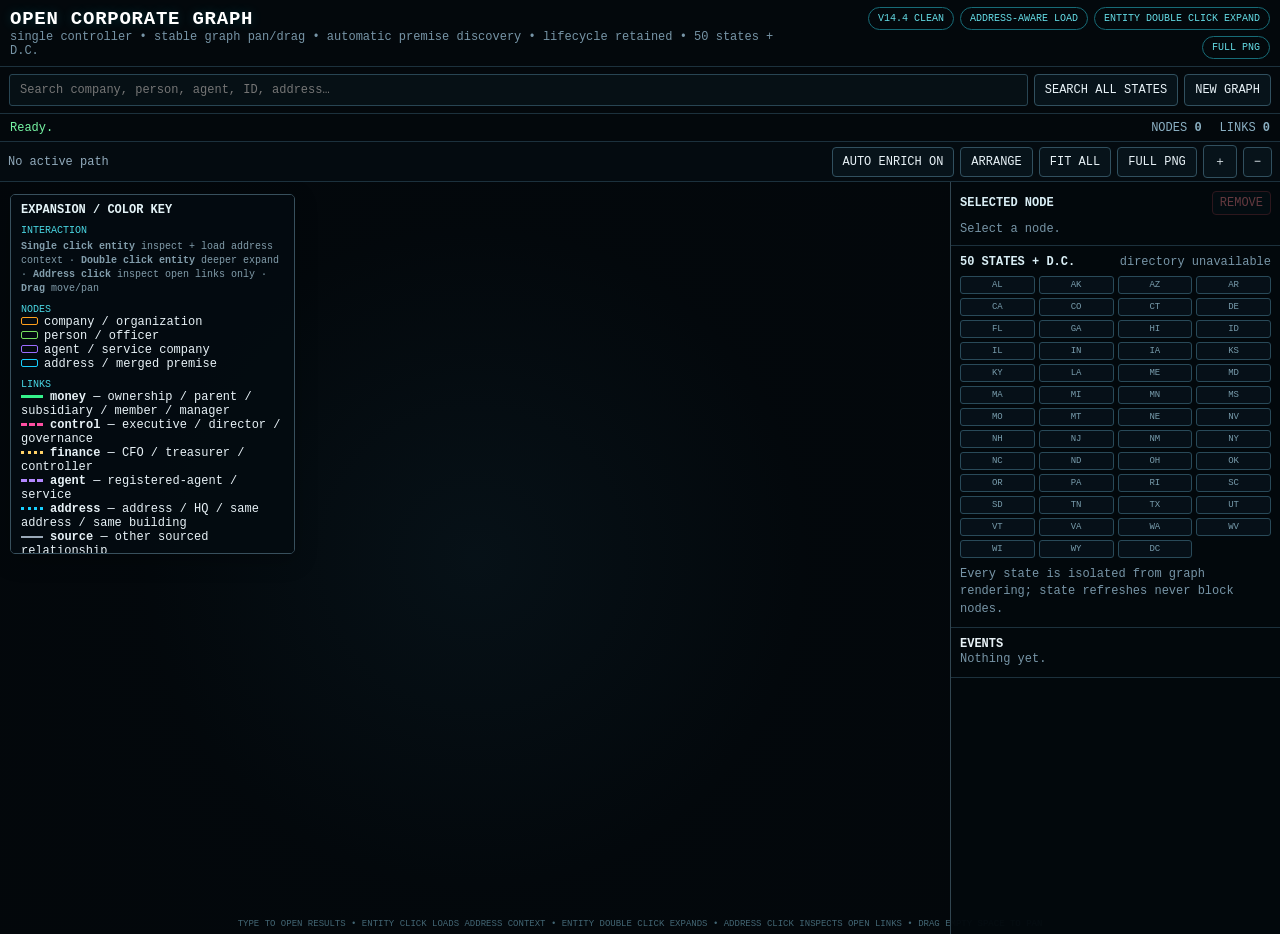
<file: index.html>
<!doctype html>
<html lang="en">
<head>
<meta charset="utf-8">
<meta name="viewport" content="width=device-width,initial-scale=1">
<meta http-equiv="Cache-Control" content="no-cache, no-store, must-revalidate">
<meta http-equiv="Pragma" content="no-cache">
<meta http-equiv="Expires" content="0">
<title>Open Corporate Graph v14.4 Clean Preview</title>
<link rel="stylesheet" href="app.css?v=14.4.2">
</head>
<body>
<div class="app">
  <header>
    <div>
      <div class="brand">OPEN CORPORATE GRAPH</div>
      <div class="muted">single controller • stable graph pan/drag • automatic premise discovery • lifecycle retained • 50 states + D.C.</div>
    </div>
    <div class="chips">
      <span class="chip">V14.4 CLEAN</span>
      <span class="chip">ADDRESS-AWARE LOAD</span>
      <span class="chip">ENTITY DOUBLE CLICK EXPAND</span>
      <span class="chip">FULL PNG</span>
    </div>
  </header>

  <div class="search" id="searchWrap">
    <input id="q" autocomplete="off" spellcheck="false" placeholder="Search company, person, agent, ID, address…">
    <button id="go">SEARCH ALL STATES</button>
    <button id="clear">NEW GRAPH</button>
    <div id="results" class="results"></div>
  </div>

  <div class="meta">
    <span id="status">Ready.</span>
    <span>NODES <b id="nc">0</b></span>
    <span>LINKS <b id="ec">0</b></span>
  </div>

  <div class="work">
    <div class="bar">
      <div id="crumb">No active path</div>
      <button id="auto">AUTO ENRICH ON</button>
      <button id="arrange">ARRANGE</button>
      <button id="fit">FIT ALL</button>
      <button id="png">FULL PNG</button>
      <button id="zin">＋</button>
      <button id="zout">−</button>
    </div>

    <svg id="graph" viewBox="0 0 1120 650" aria-label="Corporate graph"></svg>

    <div class="legend">
      <div class="legend-title">EXPANSION / COLOR KEY</div>
      <div class="legend-section">INTERACTION</div>
      <div class="legend-note"><b>Single click entity</b> inspect + load address context · <b>Double click entity</b> deeper expand · <b>Address click</b> inspect open links only · <b>Drag</b> move/pan</div>
      <div class="legend-section">NODES</div>
      <div><i class="sw company"></i>company / organization</div>
      <div><i class="sw person"></i>person / officer</div>
      <div><i class="sw agent"></i>agent / service company</div>
      <div><i class="sw address-node"></i>address / merged premise</div>
      <div class="legend-section">LINKS</div>
      <div><i class="line money"></i><b>money</b> — ownership / parent / subsidiary / member / manager</div>
      <div><i class="line control"></i><b>control</b> — executive / director / governance</div>
      <div><i class="line finance"></i><b>finance</b> — CFO / treasurer / controller</div>
      <div><i class="line agentlink"></i><b>agent</b> — registered-agent / service</div>
      <div><i class="line address"></i><b>address</b> — address / HQ / same address / same building</div>
      <div><i class="line source"></i><b>source</b> — other sourced relationship</div>
      <div class="legend-section">EXPANSION RULE</div>
      <div class="legend-note">Loading an entity automatically merges its physical premises and adds a limited batch of identities already attached there. Address nodes are passive junctions and never expand. Double-click entity expansion follows financial/control paths first. Same building is co-location only. Historical lifecycle states remain visible.</div>
    </div>

    <aside>
      <section>
        <div class="head"><b>SELECTED NODE</b><button id="remove" disabled>REMOVE</button></div>
        <div id="details" class="muted">Select a node.</div>
      </section>
      <section>
        <div class="head"><b>50 STATES + D.C.</b><span id="coverageSummary" class="muted">51 ready</span></div>
        <div id="stategrid" class="stategrid"></div>
        <div id="backend" class="muted backend">Every state is isolated from graph rendering; state refreshes never block nodes.</div>
      </section>
      <section>
        <b>EVENTS</b>
        <div id="hist" class="hist muted">Nothing yet.</div>
      </section>
    </aside>

    <div class="hint">TYPE TO OPEN RESULTS • ENTITY CLICK LOADS ADDRESS CONTEXT • ENTITY DOUBLE CLICK EXPANDS • ADDRESS CLICK INSPECTS OPEN LINKS • DRAG EMPTY SPACE TO PAN</div>
  </div>
</div>
<script src="core.js?v=14.4.2"></script>
<script src="graph.js?v=14.4.2"></script>
<script src="context.js?v=14.4.2"></script>
<script src="search.js?v=14.4.2"></script>
</body>
</html>
</file>
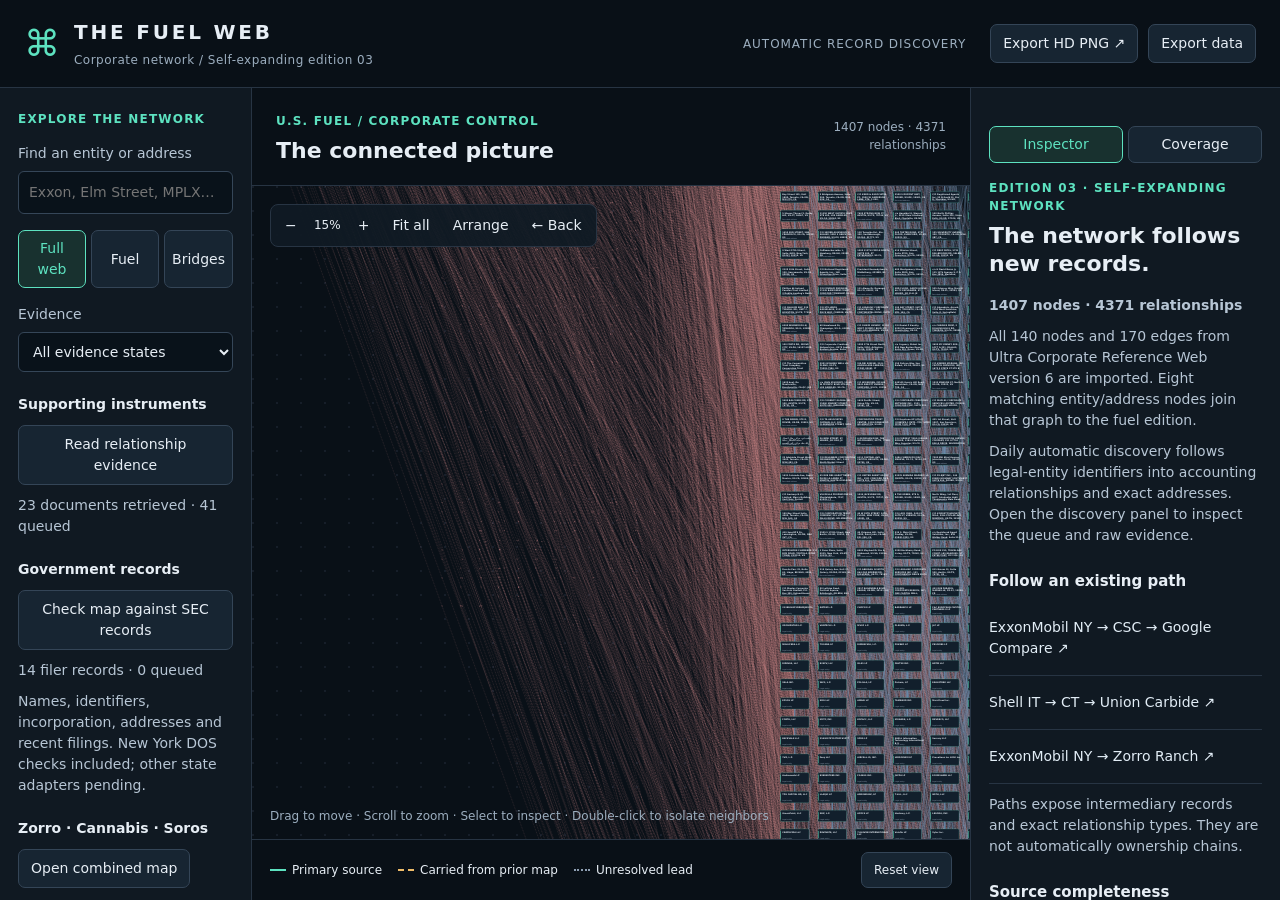
<file: fuel-web/index.html>
<!doctype html><html lang="en"><head><meta charset="UTF-8"><meta name="viewport" content="width=device-width,initial-scale=1"><title>The Fuel Web — Corporate Network</title><meta name="description" content="Explore fuel companies, infrastructure, corporate-service bridges and local competition records with typed, sourced relationships."><link rel="icon" href="data:image/svg+xml,%3Csvg xmlns='http://www.w3.org/2000/svg' viewBox='0 0 32 32'%3E%3Crect width='32' height='32' rx='7' fill='%23091017'/%3E%3Cpath d='M8 9L24 16L8 24Z' fill='none' stroke='%235de2c0' stroke-width='2'/%3E%3C/svg%3E"><link rel="stylesheet" href="style.css"></head><body>
<header><div class="brand"><span class="mark">⌘</span><div><h1>THE FUEL WEB</h1><span>Corporate network / Self-expanding edition 03</span></div></div><div class="header-right"><span class="date">AUTOMATIC RECORD DISCOVERY</span><button id="export">Export PNG ↗</button><button id="json">Export data</button></div></header>
<main><aside class="left"><div class="eyebrow">EXPLORE THE NETWORK</div><label for="search">Find an entity or address</label><input id="search" placeholder="Exxon, Elm Street, MPLX…" autocomplete="off"><div class="tabs" role="group" aria-label="Network view"><button class="active" data-view="all">Full web</button><button data-view="fuel">Fuel</button><button data-view="service">Bridges</button></div><label for="evidence">Evidence</label><select id="evidence"><option value="all">All evidence states</option><option value="primary">Primary-source relationships</option><option value="mapped">Prior-map relationships</option><option value="lead">Unresolved leads</option></select><div class="section-title">Relationship layers</div><div id="layers"></div><div class="section-title">Entities <span id="count"></span></div><div id="results"></div><div class="sidebar-note">Shared addresses and agents remain visible as connections. They do not become ownership links.</div></aside>
<section class="workspace"><div class="topline"><div><span class="eyebrow">U.S. FUEL / CORPORATE CONTROL</span><h2 id="view-title">The connected picture</h2></div><span id="stats"></span></div><div class="graph-wrap"><svg id="graph" aria-label="Interactive corporate fuel network" role="img"><defs><pattern id="grid" width="24" height="24" patternUnits="userSpaceOnUse"><circle cx="1" cy="1" r=".8" fill="#253040"/></pattern></defs><rect width="100%" height="100%" fill="url(#grid)"/><g id="world"></g></svg><div class="graph-tools"><button id="minus" aria-label="Zoom out">−</button><span id="zoom">100%</span><button id="plus" aria-label="Zoom in">+</button><button id="fit">Fit all</button><button id="arrange">Arrange</button><button id="back">← Back</button></div><div class="graph-help">Drag to move · Scroll to zoom · Select to inspect · Double-click to isolate neighbors</div><div id="empty" hidden>No relationships match these filters.</div></div><footer><span><i class="key primary"></i>Primary source</span><span><i class="key mapped"></i>Carried from prior map</span><span><i class="key lead"></i>Unresolved lead</span><button id="reset">Reset view</button></footer></section>
<aside class="right"><div class="tabs"><button id="inspect-tab" class="active">Inspector</button><button id="coverage-tab">Coverage</button></div><div id="inspector"></div><div id="coverage" hidden><div class="eyebrow">WHAT THIS EDITION CONTAINS</div><h2>Evidence, not just proximity.</h2><p>The recovered ExxonMobil, Shell and Dallas branches are preserved as prior-map claims. Those generated maps are secondary research artifacts, not authenticated corporate filings.</p><h3>Social-source coverage</h3><p><a href="https://x.com/Yeshuaakajosh" target="_blank" rel="noopener">@Yeshuaakajosh ↗</a><br><a href="https://x.com/SmolJesus" target="_blank" rel="noopener">@SmolJesus ↗</a></p><p>Public-index searches did not recover usable fuel posts in this pass. Neither account is fully imported. This is a first edition, not the complete master network.</p><h3>Competition lens</h3><p>FTC records describe transaction-specific local competition concerns. They do not establish a single national fuel monopoly. Graph degree measures mapped connections—not market share.</p><p>No HHI or concentration ratio is calculated: consistent market boundaries, volumes and complete competitor coverage are not yet available.</p><h3>Reading the map</h3><p>Solid links have primary-source support. Dashed links are inherited map claims or leads. Historical transactions and proposed projects retain their dates and status. Click any connection to see its evidence.</p><h3>Source collection</h3><div id="sources"></div></div></aside></main><div id="toast" role="status"></div><script src="data.js"></script><script src="app.js"></script><script src="connections.js"></script><script src="automatic.js"></script><script src="branches.js"></script><script src="government-data.js"></script><script src="government.js"></script><script src="instrument-data.js"></script><script src="instruments.js"></script></body></html>
</file>
<file: app.css>
:root{
  --bg:#03080c;--panel:#071118;--panel2:#0a151d;--line:#1c313d;--text:#e8f2f7;--muted:#7795a7;
  --cyan:#18cfff;--orange:#ff9f1c;--green:#76e05f;--blue:#9b6cff;--violet:#b388ff;
  --money:#35f28b;--control:#ff4fa3;--finance:#ffd166;--source:#9aa9b8;--danger:#ff6b77;
}
*{box-sizing:border-box}
html,body{margin:0;min-height:100%;background:var(--bg);color:var(--text);font-family:ui-monospace,SFMono-Regular,Menlo,Consolas,"Liberation Mono",monospace;font-size:12px}
button,input{font:inherit;color:inherit}
button{background:#07131a;border:1px solid #31505f;border-radius:4px;padding:7px 10px;cursor:pointer}
button:hover{border-color:var(--cyan);color:#fff}
button:disabled{opacity:.38;cursor:not-allowed}
.app{min-height:100vh;display:flex;flex-direction:column}
header{min-height:50px;display:flex;align-items:center;justify-content:space-between;padding:7px 10px;border-bottom:1px solid var(--line);gap:12px}
.brand{font-size:19px;font-weight:900;letter-spacing:.04em;color:#fff;text-shadow:0 0 12px rgba(25,215,231,.2)}
.muted{color:var(--muted)}
.chips{display:flex;gap:6px;flex-wrap:wrap;justify-content:flex-end}
.chip{border:1px solid #176b77;color:#64dbe5;border-radius:20px;padding:5px 9px;font-size:10px;white-space:nowrap}
.search{position:relative;display:grid;grid-template-columns:minmax(200px,1fr) auto auto;gap:6px;padding:7px 9px;border-bottom:1px solid var(--line)}
.search input{width:100%;background:#061015;border:1px solid #284553;border-radius:3px;padding:8px 10px;outline:none}
.search input:focus{border-color:var(--cyan);box-shadow:0 0 0 1px rgba(25,215,231,.12)}
.results{display:none;position:absolute;z-index:50;left:9px;right:235px;top:42px;max-height:420px;overflow:auto;background:#071018;border:1px solid #295464;border-radius:4px;box-shadow:0 12px 42px rgba(0,0,0,.55)}
.results.open{display:block}
.result{display:grid;grid-template-columns:1fr auto;gap:8px;padding:9px 10px;border-bottom:1px solid #132832;cursor:pointer}
.result:hover,.result.active{background:#0d1c25}
.result .name{font-weight:800;color:#e9f5f8}
.result .sub{margin-top:3px;font-size:10px;color:#7898a9}
.result .score{align-self:center;color:#5ed8e3;font-size:10px}
.meta{min-height:28px;display:flex;align-items:center;gap:18px;padding:4px 10px;border-bottom:1px solid var(--line);color:#8bb0c3}
.meta #status{flex:1;color:#76f6a4}
.work{position:relative;flex:1;min-height:calc(100vh - 108px);display:grid;grid-template-columns:minmax(0,1fr) 330px;grid-template-rows:40px minmax(580px,1fr);overflow:hidden}
.bar{grid-column:1/3;display:flex;align-items:center;gap:6px;border-bottom:1px solid var(--line);padding:5px 8px;background:#040b10;z-index:6}
.bar #crumb{flex:1;min-width:80px;overflow:hidden;white-space:nowrap;text-overflow:ellipsis;color:#91aabb}
#graph{width:100%;height:100%;min-height:580px;background:radial-gradient(circle at center,rgba(11,28,37,.45),rgba(2,7,10,.15) 55%,rgba(0,0,0,.1));touch-action:none;user-select:none;cursor:grab}
#graph.panning{cursor:grabbing}
aside{grid-column:2;grid-row:2;overflow:auto;border-left:1px solid #314550;background:rgba(3,9,13,.96);z-index:5}
aside section{padding:9px;border-bottom:1px solid var(--line)}
.head{display:flex;align-items:center;justify-content:space-between;gap:8px;margin-bottom:7px;color:#d9eef5}
#remove{color:#ff8790;border-color:#74313a;padding:4px 7px}
.details{line-height:1.5;word-break:break-word}
.detail-title{font-size:14px;font-weight:900;color:#8bc8e7;margin:4px 0 6px}
.detail-kind{font-size:10px;color:#5ed9e4;margin-bottom:7px;text-transform:uppercase}
.kv{display:grid;grid-template-columns:95px minmax(0,1fr);gap:3px 8px;margin:4px 0}
.kv .k{color:#5aa8bd}.kv .v{color:#a7c0ce;overflow-wrap:anywhere}
.tags{display:flex;flex-wrap:wrap;gap:4px;margin:6px 0}.tag{border:1px solid #28505d;border-radius:12px;padding:2px 6px;color:#8bd7df;font-size:10px}.tag.hist{border-color:#885b29;color:#efbb6c}
.source-block{margin-top:8px;padding-top:6px;border-top:1px solid #142a34}.source-name{color:#65d7e2;font-size:10px}.source-rec{color:#8da8b7;font-size:10px;margin-top:2px;overflow-wrap:anywhere}
.stategrid{display:grid;grid-template-columns:repeat(4,1fr);gap:4px;margin-top:6px}
.state{border:1px solid #1e5338;border-radius:3px;padding:3px 4px;text-align:center;color:#62e18d;font-size:9px;background:#04100b}
.state.live{border-color:#1c8b69;color:#7bf7c1}.state.portal{border-color:#294a59;color:#789cac;background:#061018}.state.hit{box-shadow:inset 0 0 0 1px var(--cyan);color:#b9fbff}.state.err{border-color:#7d3640;color:#ff818b;background:#16070a}
.backend{margin-top:8px;line-height:1.45}.hist{max-height:260px;overflow:auto;line-height:1.4}.event{padding:4px 0;border-bottom:1px solid #10242d}.event time{color:#466d7c;margin-left:4px}
.legend{position:absolute;left:10px;top:52px;width:285px;max-height:360px;overflow:auto;background:rgba(4,11,16,.94);border:1px solid #38505d;border-radius:5px;padding:8px 10px;z-index:4;pointer-events:none;box-shadow:0 6px 22px rgba(0,0,0,.25)}
.legend-title{font-weight:900;color:#e5f4f8}.legend-section{color:#49d6e2;font-size:10px;margin-top:8px}.legend-note{color:#829dab;font-size:10px;line-height:1.4;margin-top:4px}.sw{display:inline-block;width:17px;height:8px;border:1px solid;margin-right:6px;border-radius:2px}.sw.company{border-color:var(--orange)}.sw.person{border-color:var(--green)}.sw.agent{border-color:var(--blue)}.sw.address-node{border-color:var(--cyan)}
.line{display:inline-block;width:22px;border-top:3px solid;margin-right:7px;vertical-align:middle}.line.money{border-color:var(--money)}.line.control{border-color:var(--control);border-top-style:dashed}.line.finance{border-color:var(--finance);border-top-style:dotted}.line.agentlink{border-color:var(--violet);border-top-style:dashed}.line.address{border-color:var(--cyan);border-top-style:dotted}.line.source{border-color:var(--source);border-top-width:2px}
.hint{position:absolute;left:50%;bottom:5px;transform:translateX(-50%);z-index:3;font-size:9px;color:#436674;pointer-events:none;white-space:nowrap}
.loading-dot{display:inline-block;width:6px;height:6px;border-radius:50%;background:var(--cyan);animation:pulse 1s infinite}@keyframes pulse{50%{opacity:.2}}
.toast{position:fixed;right:12px;bottom:12px;z-index:100;background:#08151c;border:1px solid #2f5967;padding:9px 11px;border-radius:4px;box-shadow:0 8px 30px rgba(0,0,0,.5)}
@media(max-width:1050px){.work{grid-template-columns:minmax(0,1fr) 280px}.legend{width:235px}.results{right:190px}}
@media(max-width:760px){header{align-items:flex-start}.chips{display:none}.search{grid-template-columns:1fr auto}.search #clear{grid-column:2}.results{right:9px}.work{grid-template-columns:1fr;grid-template-rows:40px minmax(520px,65vh) auto}.bar{grid-column:1;overflow:auto}.bar #crumb{min-width:120px}.bar button{white-space:nowrap}aside{grid-column:1;grid-row:3;border-left:0;border-top:1px solid var(--line);max-height:none}.legend{top:48px;max-height:250px;width:210px}.hint{display:none}.stategrid{grid-template-columns:repeat(6,1fr)}}
</file>
<file: fuel-web/style.css>
:root{color-scheme:dark;--bg:#091017;--panel:#101a24;--line:#273443;--muted:#9caebf;--text:#e7eef5;--accent:#5de2c0}*{box-sizing:border-box}body{margin:0;background:var(--bg);color:var(--text);font:16px/1.5 system-ui,-apple-system,BlinkMacSystemFont,'Segoe UI',sans-serif}button,input,select{font:inherit}button{cursor:pointer;background:#172532;color:var(--text);border:1px solid #344557;border-radius:7px;padding:8px 12px;font-size:14px}button:hover,button.active{color:var(--accent);border-color:var(--accent);background:#18312f}button:focus-visible,input:focus-visible,select:focus-visible{outline:2px solid var(--accent);outline-offset:3px}a{color:var(--accent);overflow-wrap:anywhere}header{min-height:88px;display:flex;align-items:center;justify-content:space-between;padding:16px 24px;border-bottom:1px solid var(--line);gap:20px}.brand{display:flex;gap:14px;align-items:center}.mark{font-size:36px;color:var(--accent)}h1{font-size:20px;letter-spacing:.14em;margin:0}.brand span:not(.mark){font-size:12px;letter-spacing:.04em;color:var(--muted)}.header-right{display:flex;gap:10px;align-items:center}.date{font-size:12px;color:var(--muted);margin-right:14px;letter-spacing:.08em}main{display:grid;grid-template-columns:252px minmax(300px,1fr) 310px;height:calc(100dvh - 88px);min-height:560px}aside{padding:22px 18px;overflow:auto;background:#101922}.left{border-right:1px solid var(--line)}.right{border-left:1px solid var(--line)}.eyebrow{font-size:12px;letter-spacing:.1em;color:var(--accent);font-weight:650}label{display:block;font-size:14px;color:#b7c6d5;margin:15px 0 7px}input,select{width:100%;padding:10px;background:#09121a;border:1px solid #354658;border-radius:6px;color:var(--text);font-size:14px}.tabs{display:flex;gap:5px;margin:16px 0}.tabs button{flex:1;padding:7px;font-size:14px}.section-title{margin:22px 0 10px;font-size:14px;font-weight:650;display:flex;justify-content:space-between}.layer{display:flex;align-items:center;gap:9px;margin:7px 0;font-size:14px;cursor:pointer}.layer input{width:15px;accent-color:var(--accent);margin:0}.swatch{width:18px;border-top:2px solid}.sidebar-note{font-size:12px;color:var(--muted);padding-top:18px}#results{display:flex;flex-direction:column;gap:4px;max-height:32vh;overflow:auto}.result{text-align:left;background:transparent;border-color:transparent;padding:8px;font-size:14px}.result small{display:block;font-size:12px;color:var(--muted)}.workspace{display:flex;flex-direction:column;min-width:0}.topline{display:flex;justify-content:space-between;align-items:center;padding:20px 24px;border-bottom:1px solid var(--line);gap:10px}h2{font-size:22px;line-height:1.25;margin:7px 0 18px}.topline h2{margin:5px 0 0}#stats{font-size:12px;color:var(--muted);max-width:120px;text-align:right}.graph-wrap{position:relative;flex:1;min-height:360px;overflow:hidden}#graph{width:100%;height:100%;display:block;touch-action:none;user-select:none}.graph-tools{position:absolute;left:18px;top:18px;display:flex;gap:3px;align-items:center;flex-wrap:wrap;background:#101a24ed;border:1px solid var(--line);border-radius:8px;padding:4px}.graph-tools button{background:transparent;border-color:transparent;padding:5px 9px}.graph-tools span{font-size:12px;min-width:35px;text-align:center}.graph-help{position:absolute;bottom:14px;left:18px;font-size:12px;color:var(--muted);pointer-events:none}footer{display:flex;gap:16px;align-items:center;padding:12px 18px;border-top:1px solid var(--line);font-size:12px;flex-wrap:wrap}footer span{display:flex;gap:6px;align-items:center}footer button{margin-left:auto;font-size:12px}.key{width:16px;border-top:2px solid #5de2c0}.key.mapped{border-color:#eebc69;border-top-style:dashed}.key.lead{border-color:#8e9fb3;border-top-style:dotted}h3{font-size:15px;margin:24px 0 8px}p{font-size:14px;color:#b7c6d5;margin:10px 0}.badge{display:inline-block;padding:4px 8px;background:#263442;border-radius:4px;font-size:12px;color:#ccd8e4;margin:4px 4px 8px 0}.badge.primary{color:#5de2c0;background:#17332e}.badge.mapped{color:#eebc69;background:#302a20}.badge.lead{color:#bac6d4}.card{padding:13px 0;border-bottom:1px solid var(--line);font-size:14px}.card button{width:100%;text-align:left;background:transparent;border:0;padding:3px 0;color:#e2edf6}.card small{color:var(--muted);font-size:12px}.source{padding:12px 0;border-bottom:1px solid var(--line);font-size:14px}.source small{display:block;color:var(--muted);font-size:12px}.metric{font-size:36px;color:var(--accent);line-height:1.2;margin:18px 0 4px}#toast{position:fixed;bottom:25px;left:50%;transform:translateX(-50%);background:#284438;color:#fff;padding:10px 20px;border-radius:7px;display:none;z-index:5}#empty{position:absolute;top:45%;left:15%;right:15%;text-align:center;color:var(--muted)}.node{cursor:pointer}.node:focus{outline:none}.node:focus rect{stroke:white;stroke-width:3}.edge{cursor:pointer}.edge:hover{stroke-width:4!important}.cluster-label{fill:#768b9d;font-size:13px;letter-spacing:2px}@media(min-width:1600px){main{grid-template-columns:270px minmax(300px,1fr) 350px}}@media(max-width:1100px){main{grid-template-columns:220px minmax(300px,1fr)}.right{grid-column:1/-1;border-top:1px solid var(--line);height:auto;overflow:visible}.date{display:none}main{height:auto}.workspace{height:72vh}.left{max-height:72vh}.right #inspector,.right #coverage{max-width:900px}}@media(max-width:650px){header{padding:12px;align-items:flex-start;flex-wrap:wrap;gap:8px}h1{font-size:18px}.header-right{width:100%}.header-right button{flex:1}main{display:flex;flex-direction:column;min-height:0}.left{max-height:none;padding:14px}.left .eyebrow,.left .section-title,.left #layers,.sidebar-note{display:none}.left label{margin-top:4px}.left .tabs{margin:10px 0}.left #results{max-height:140px}.left #results:empty{display:none}.workspace{height:70vh;min-height:490px}.topline{padding:14px}.topline h2{font-size:20px}.graph-help{font-size:12px;right:10px}.graph-tools{left:8px;top:8px;right:8px;width:max-content;max-width:calc(100% - 16px)}footer{gap:10px}.right{border-left:0}#evidence{margin-bottom:8px}}
</file>
